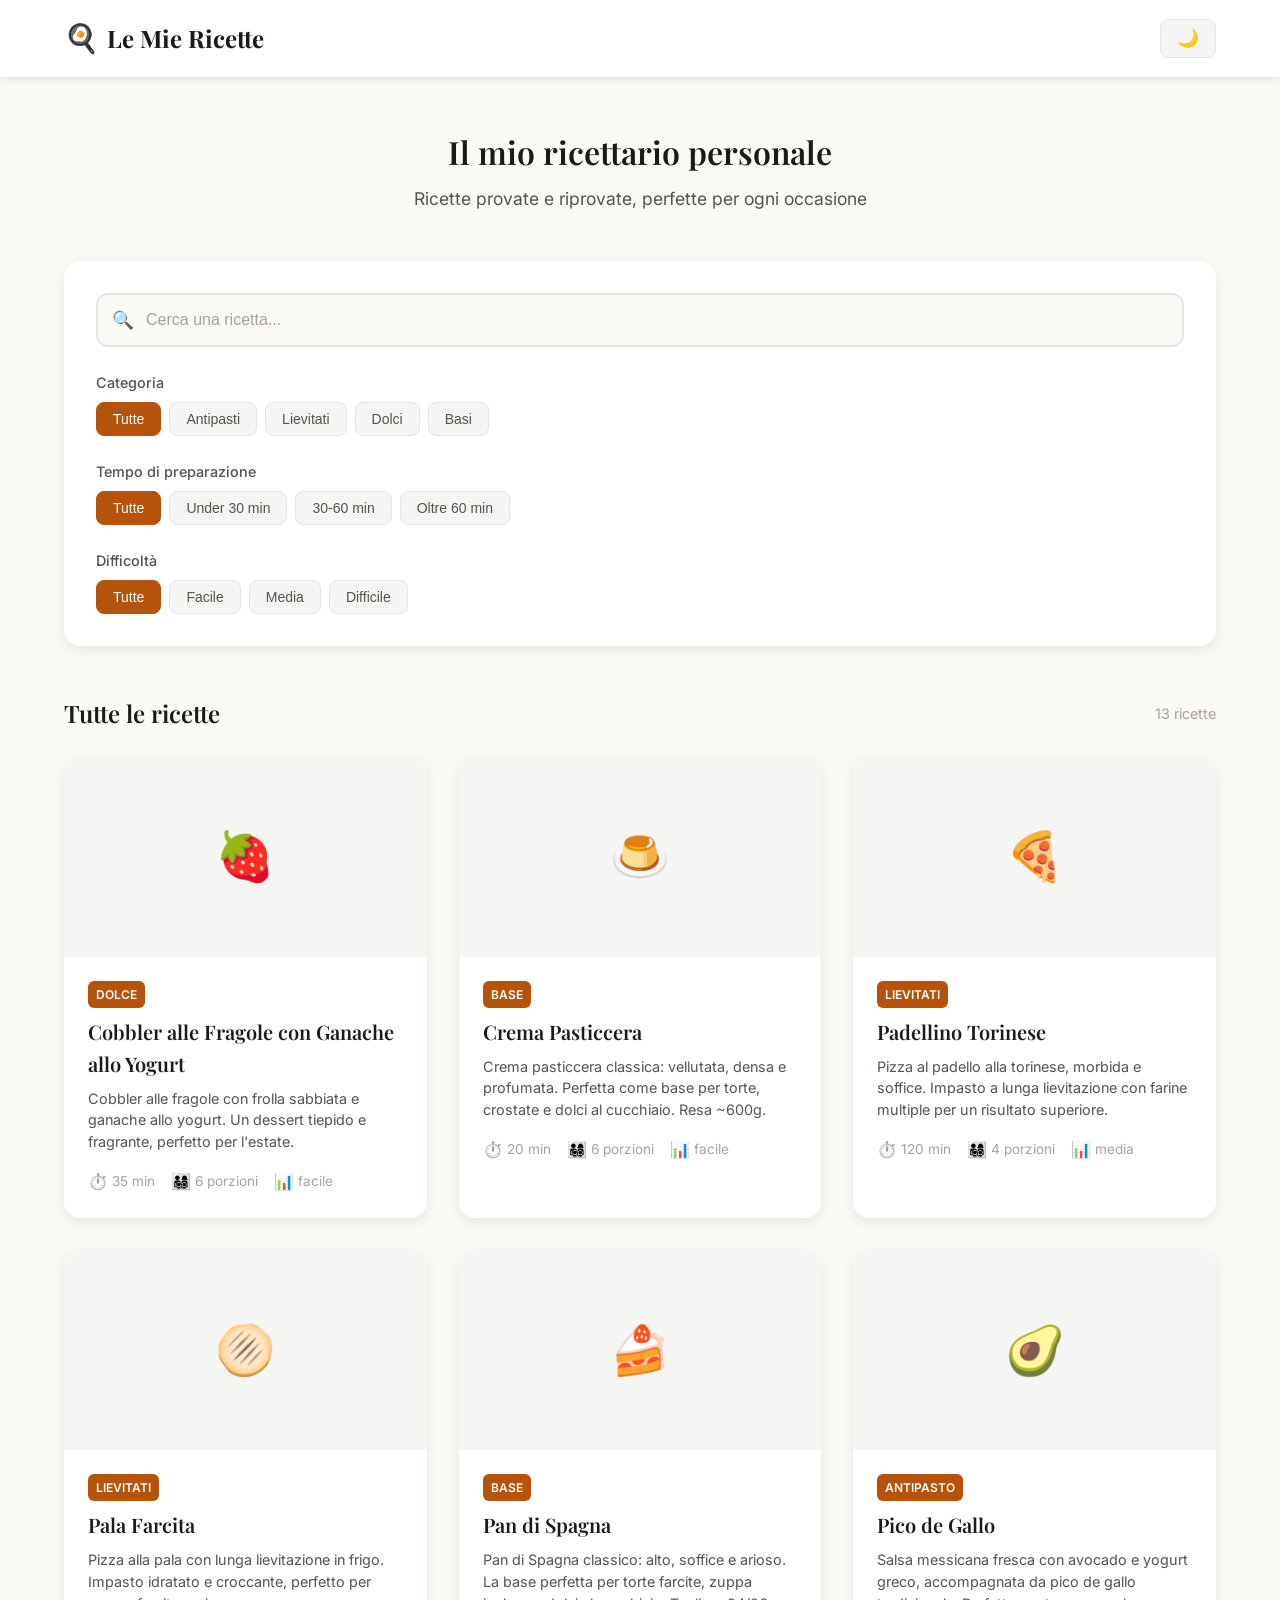
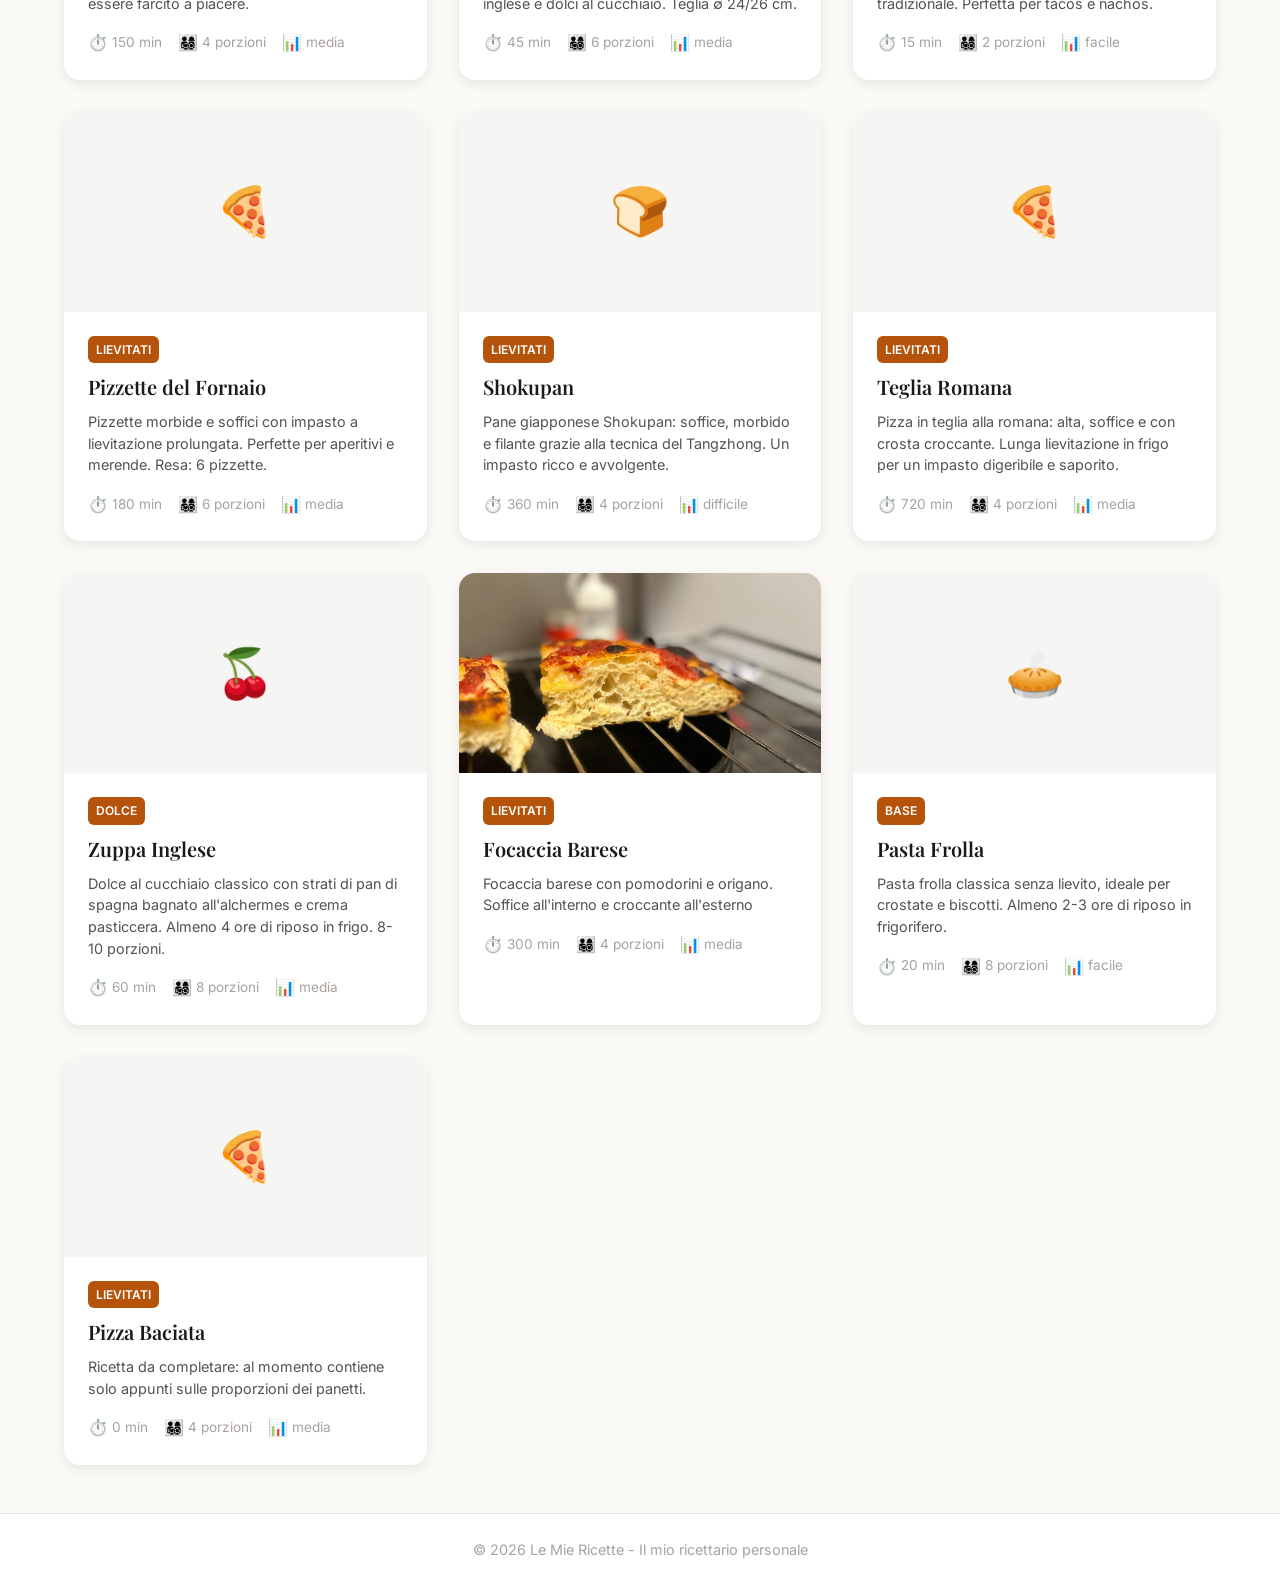
<file: index.html>
<!DOCTYPE html>
<html lang="it">
<head>
    <meta charset="UTF-8">
    <meta name="viewport" content="width=device-width, initial-scale=1.0">
    <title>Le Mie Ricette - Il Mio Ricettario Personale</title>
    <meta name="description" content="Collezione personale di ricette preferite. Cerca e scopri le migliori ricette per ogni occasione.">
    <link rel="stylesheet" href="css/styles.css">
    <link rel="preconnect" href="https://fonts.googleapis.com">
    <link rel="preconnect" href="https://fonts.gstatic.com" crossorigin>
    <link href="https://fonts.googleapis.com/css2?family=Playfair+Display:wght@400;600;700&family=Inter:wght@300;400;500;600&display=swap" rel="stylesheet">
</head>
<body>
    <header class="header">
        <div class="container">
            <div class="header-content">
                <div class="logo">
                    <span class="logo-icon">🍳</span>
                    <h1>Le Mie Ricette</h1>
                </div>
                <button class="theme-toggle" id="themeToggle" aria-label="Cambia tema">
                    <span class="theme-icon">🌙</span>
                </button>
            </div>
        </div>
    </header>

    <main class="main">
        <div class="container">
            <section class="hero">
                <h2>Il mio ricettario personale</h2>
                <p>Ricette provate e riprovate, perfette per ogni occasione</p>
            </section>

            <section class="filters-section">
                <div class="search-box">
                    <input type="text" id="searchInput" placeholder="Cerca una ricetta..." aria-label="Cerca ricetta">
                    <span class="search-icon">🔍</span>
                </div>

                <div class="filters">
                    <div class="filter-group">
                        <label>Categoria</label>
                        <div class="filter-buttons" id="categoryFilters">
                            <button class="filter-btn active" data-category="tutte">Tutte</button>
                            <button class="filter-btn" data-category="antipasto">Antipasti</button>
                            <button class="filter-btn" data-category="lievitati">Lievitati</button>
                            <button class="filter-btn" data-category="dolce">Dolci</button>
                            <button class="filter-btn" data-category="basi">Basi</button>
                        </div>
                    </div>

                    <div class="filter-group">
                        <label>Tempo di preparazione</label>
                        <div class="filter-buttons" id="timeFilters">
                            <button class="filter-btn active" data-time="tutte">Tutte</button>
                            <button class="filter-btn" data-time="30">Under 30 min</button>
                            <button class="filter-btn" data-time="60">30-60 min</button>
                            <button class="filter-btn" data-time="61">Oltre 60 min</button>
                        </div>
                    </div>

                    <div class="filter-group">
                        <label>Difficoltà</label>
                        <div class="filter-buttons" id="difficultyFilters">
                            <button class="filter-btn active" data-difficulty="tutte">Tutte</button>
                            <button class="filter-btn" data-difficulty="facile">Facile</button>
                            <button class="filter-btn" data-difficulty="media">Media</button>
                            <button class="filter-btn" data-difficulty="difficile">Difficile</button>
                        </div>
                    </div>
                </div>
            </section>

            <section class="recipes-section">
                <div class="recipes-header">
                    <h3 id="recipesTitle">Tutte le ricette</h3>
                    <span class="recipes-count" id="recipesCount"></span>
                </div>
                <div class="recipes-grid" id="recipesGrid">
                    <!-- Le ricette verranno caricate da JavaScript -->
                </div>
                <div class="no-results" id="noResults" style="display: none;">
                    <span class="no-results-icon">🍽️</span>
                    <p>Nessuna ricetta trovata con i filtri selezionati</p>
                    <button class="btn-reset" id="resetFilters">Resetta filtri</button>
                </div>
            </section>
        </div>
    </main>

    <footer class="footer">
        <div class="container">
            <p>&copy; 2026 Le Mie Ricette - Il mio ricettario personale</p>
        </div>
    </footer>

    <script src="js/recipes.js"></script>
    <script src="js/app.js"></script>
</body>
</html>
</file>
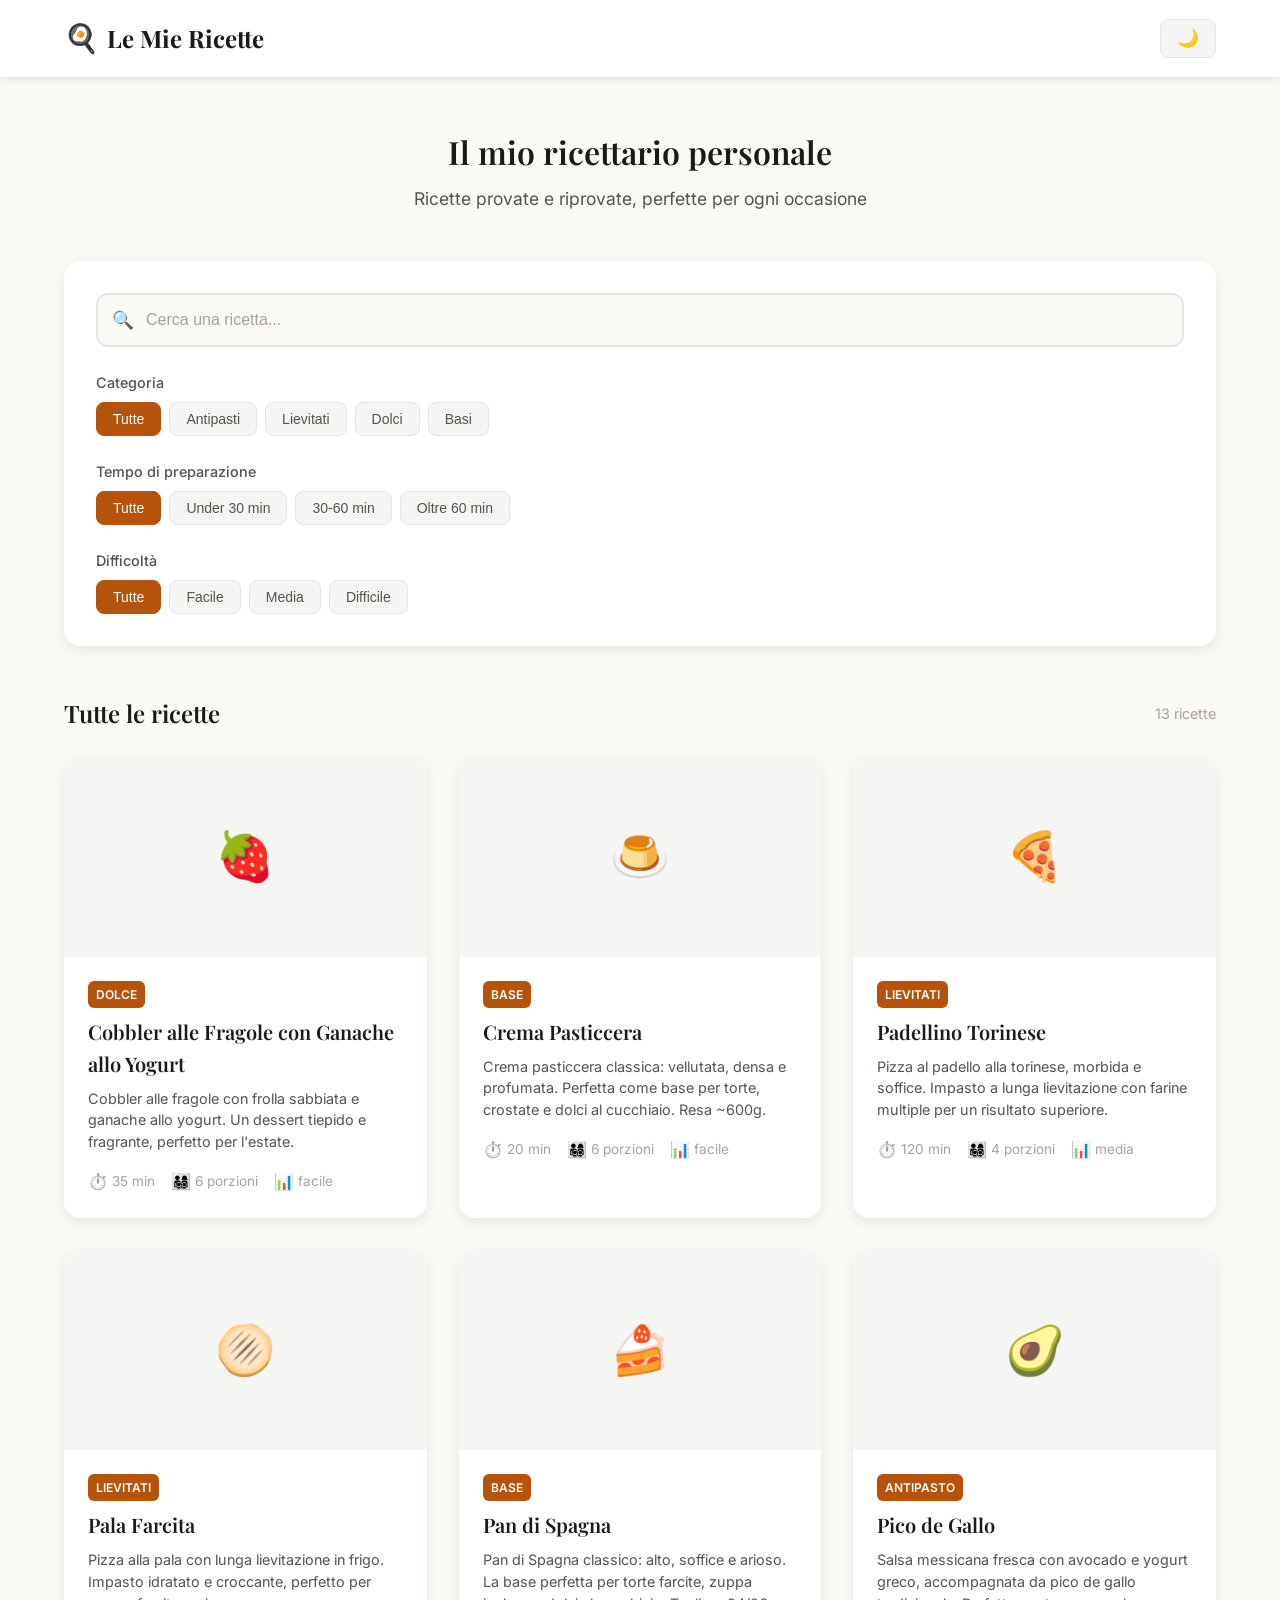
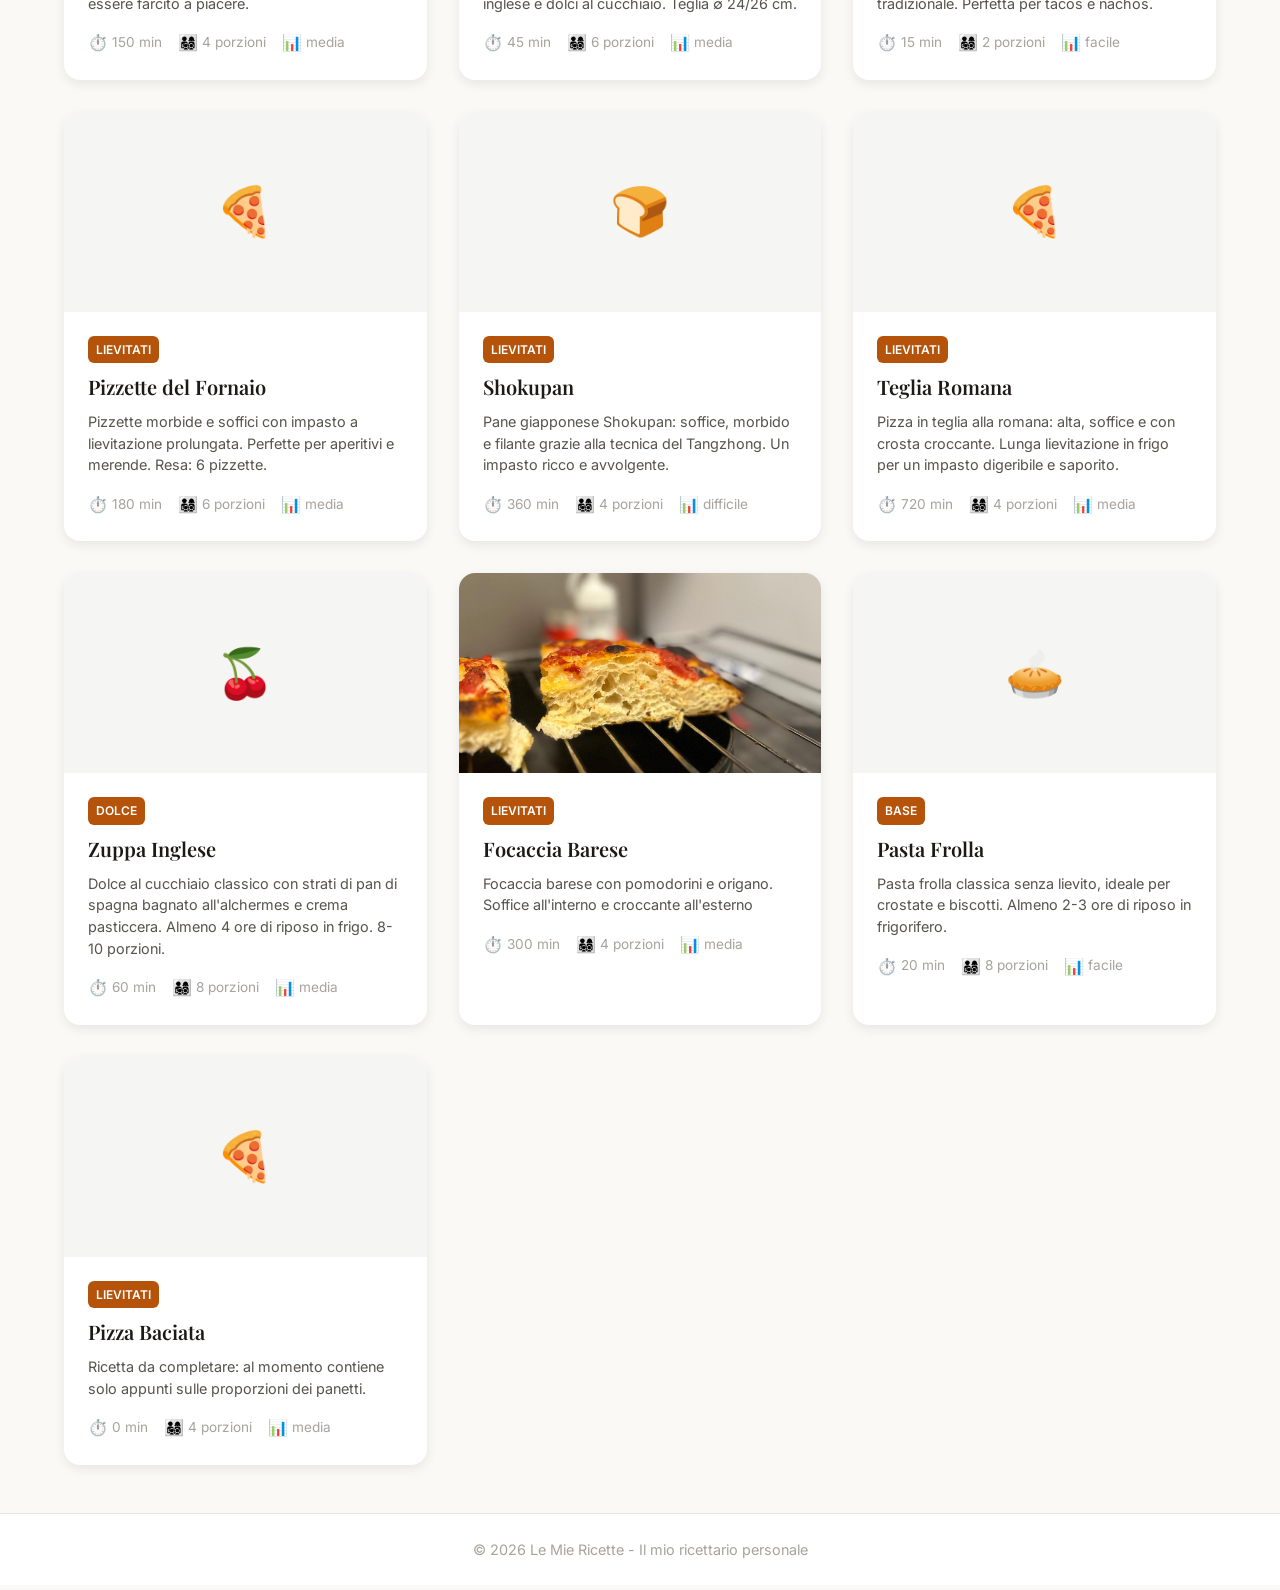
<file: recipes/index.html>
<!DOCTYPE html>
<html lang="it">
<head>
    <meta charset="UTF-8">
    <meta name="viewport" content="width=device-width, initial-scale=1.0">
    <meta http-equiv="refresh" content="0; url=../index.html">
    <title>Reindirizzamento...</title>
</head>
<body>
    <p>Reindirizzamento alla pagina principale...</p>
</body>
</html>
</file>
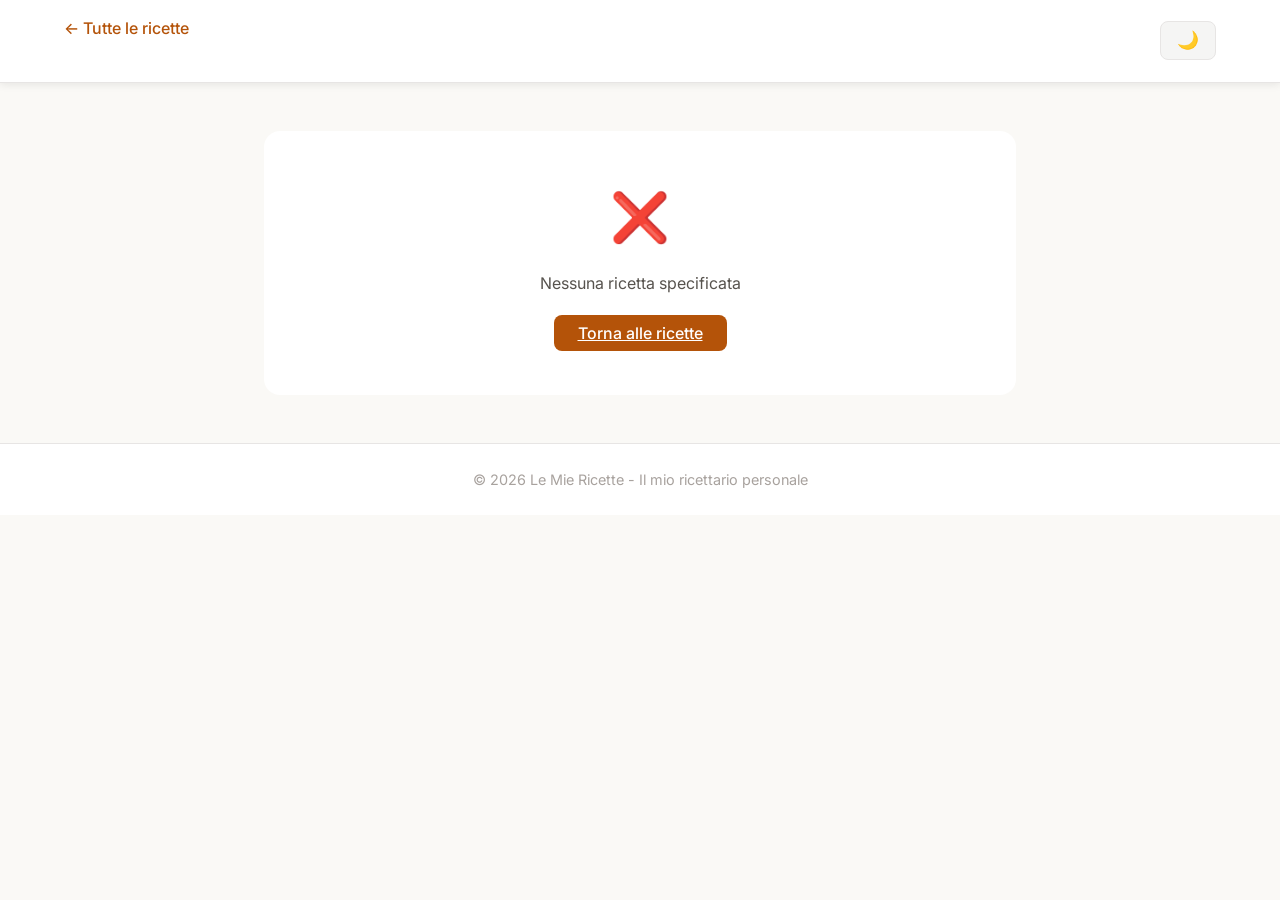
<file: recipes/recipe.html>
<!DOCTYPE html>
<html lang="it">
<head>
    <meta charset="UTF-8">
    <meta name="viewport" content="width=device-width, initial-scale=1.0">
    <base href="../">
    <title>Ricetta - Le Mie Ricette</title>
    <meta name="description" content="">
    <link rel="stylesheet" href="css/styles.css">
    <link rel="preconnect" href="https://fonts.googleapis.com">
    <link rel="preconnect" href="https://fonts.gstatic.com" crossorigin>
    <link href="https://fonts.googleapis.com/css2?family=Playfair+Display:wght@400;600;700&family=Inter:wght@300;400;500;600&display=swap" rel="stylesheet">
</head>
<body>
    <header class="header">
        <div class="container">
            <div class="header-content">
                <div class="logo">
                    <a href="index.html" class="recipe-page-back">
                        <span>←</span> Tutte le ricette
                    </a>
                </div>
                <button class="theme-toggle" id="themeToggle" aria-label="Cambia tema">
                    <span class="theme-icon">🌙</span>
                </button>
            </div>
        </div>
    </header>

    <main class="main">
        <div class="recipe-page" id="recipePage">
            <!-- Contenuto caricato da JavaScript -->
        </div>
    </main>

    <footer class="footer">
        <div class="container">
            <p>&copy; 2026 Le Mie Ricette - Il mio ricettario personale</p>
        </div>
    </footer>

    <script src="js/recipes.js"></script>
    <script>
        // === Get Recipe ID from URL ===
        const urlParams = new URLSearchParams(window.location.search);
        const recipeId = parseInt(urlParams.get('id'));
        
        // === DOM Elements ===
        const recipePage = document.getElementById('recipePage');
        const themeToggle = document.getElementById('themeToggle');
        
        // === Theme Toggle ===
        function initTheme() {
            const savedTheme = localStorage.getItem('theme') || 'light';
            document.documentElement.setAttribute('data-theme', savedTheme);
            updateThemeIcon(savedTheme);
        }
        
        function toggleTheme() {
            const currentTheme = document.documentElement.getAttribute('data-theme');
            const newTheme = currentTheme === 'dark' ? 'light' : 'dark';
            document.documentElement.setAttribute('data-theme', newTheme);
            localStorage.setItem('theme', newTheme);
            updateThemeIcon(newTheme);
        }
        
        function updateThemeIcon(theme) {
            const themeIcon = themeToggle.querySelector('.theme-icon');
            themeIcon.textContent = theme === 'dark' ? '☀️' : '🌙';
        }
        
        // === Load Recipe ===
        function loadRecipe() {
            if (!recipeId) {
                recipePage.innerHTML = `
                    <div class="no-results">
                        <span class="no-results-icon">❌</span>
                        <p>Nessuna ricetta specificata</p>
                        <a href="index.html" class="btn-reset">Torna alle ricette</a>
                    </div>
                `;
                return;
            }
            
            const recipe = recipes.find(r => r.id === recipeId);
            
            if (!recipe) {
                recipePage.innerHTML = `
                    <div class="no-results">
                        <span class="no-results-icon">❌</span>
                        <p>Ricetta non trovata</p>
                        <a href="index.html" class="btn-reset">Torna alle ricette</a>
                    </div>
                `;
                return;
            }
            
            // Update page title
            document.title = `${recipe.title} - Le Mie Ricette`;
            document.querySelector('meta[name="description"]').content = recipe.description;
            
            // Render recipe
            recipePage.innerHTML = `
                <div class="recipe-page-header">
                    <a href="index.html" class="recipe-page-back">
                        <span>←</span> Tutte le ricette
                    </a>
                    <h1 class="recipe-page-title">${recipe.title}</h1>
                    <div class="recipe-page-meta">
                        <span class="recipe-meta-item">
                            <span>⏱️</span> ${recipe.time} minuti
                        </span>
                        <span class="recipe-meta-item">
                            <span>👨‍👩‍👧‍👦</span> ${recipe.servings} porzioni
                        </span>
                        <span class="recipe-meta-item">
                            <span>📊</span> ${recipe.difficulty.charAt(0).toUpperCase() + recipe.difficulty.slice(1)}
                        </span>
                        <span class="recipe-meta-item">
                            <span>🏷️</span> ${recipe.category.charAt(0).toUpperCase() + recipe.category.slice(1)}
                        </span>
                    </div>
                </div>
                
                <div class="recipe-page-image">${/\.(jpg|jpeg|png|webp|gif|svg)$/i.test(recipe.image) ? `<img src="${recipe.image.replace(/^\.\.\/?/, '')}" alt="${recipe.title}">` : recipe.image}</div>
                
                <div class="recipe-page-section">
                    <h3>Ingredienti</h3>
                    <ul class="ingredients-list">
                        ${recipe.ingredients.map(ing => `<li>${ing}</li>`).join('')}
                    </ul>
                </div>
                
                <div class="recipe-page-section">
                    <h3>Procedimento</h3>
                    <ol class="instructions-list">
                        ${recipe.instructions.map(step => `<li>${step}</li>`).join('')}
                    </ol>
                </div>
                
                ${recipe.notes && recipe.notes.length > 0 ? `
                    <div class="recipe-page-section">
                        <h3>Note e Varianti</h3>
                        <div class="notes-list">
                            ${recipe.notes.map(note => `<p class="note-item">${note.replace(/\*\*(.*?)\*\*/g, '<strong>$1</strong>')}</p>`).join('')}
                        </div>
                    </div>
                ` : ''}
                
                ${recipe.tags.length > 0 ? `
                    <div class="recipe-page-section">
                        <h3>Tags</h3>
                        <div class="filter-buttons">
                            ${recipe.tags.map(tag => `<span class="filter-btn">${tag}</span>`).join('')}
                        </div>
                    </div>
                ` : ''}
            `;
        }
        
        // === Event Listeners ===
        themeToggle.addEventListener('click', toggleTheme);
        
        // === Initialize ===
        document.addEventListener('DOMContentLoaded', () => {
            initTheme();
            loadRecipe();
        });
    </script>
</body>
</html>
</file>
<file: css/styles.css>
/* === CSS Variables === */
:root {
    /* Colors - Light Theme */
    --bg-primary: #faf9f6;
    --bg-secondary: #ffffff;
    --bg-tertiary: #f5f5f4;
    --text-primary: #1c1917;
    --text-secondary: #57534e;
    --text-muted: #a8a29e;
    --accent: #b45309;
    --accent-hover: #92400e;
    --border: #e7e5e4;
    --shadow: rgba(0, 0, 0, 0.08);
    --shadow-hover: rgba(0, 0, 0, 0.12);
    
    /* Spacing */
    --spacing-xs: 0.25rem;
    --spacing-sm: 0.5rem;
    --spacing-md: 1rem;
    --spacing-lg: 1.5rem;
    --spacing-xl: 2rem;
    --spacing-2xl: 3rem;
    
    /* Border Radius */
    --radius-sm: 0.375rem;
    --radius-md: 0.5rem;
    --radius-lg: 0.75rem;
    --radius-xl: 1rem;
    
    /* Transitions */
    --transition: all 0.2s ease;
}

[data-theme="dark"] {
    --bg-primary: #1c1917;
    --bg-secondary: #292524;
    --bg-tertiary: #44403c;
    --text-primary: #fafaf9;
    --text-secondary: #d6d3d1;
    --text-muted: #78716c;
    --accent: #f59e0b;
    --accent-hover: #fbbf24;
    --border: #44403c;
    --shadow: rgba(0, 0, 0, 0.3);
    --shadow-hover: rgba(0, 0, 0, 0.4);
}

/* === Reset & Base === */
* {
    margin: 0;
    padding: 0;
    box-sizing: border-box;
}

html {
    scroll-behavior: smooth;
}

body {
    font-family: 'Inter', -apple-system, BlinkMacSystemFont, sans-serif;
    background-color: var(--bg-primary);
    color: var(--text-primary);
    line-height: 1.6;
    transition: var(--transition);
}

/* === Container === */
.container {
    max-width: 1200px;
    margin: 0 auto;
    padding: 0 var(--spacing-lg);
}

/* === Header === */
.header {
    background-color: var(--bg-secondary);
    border-bottom: 1px solid var(--border);
    position: sticky;
    top: 0;
    z-index: 100;
    box-shadow: 0 2px 8px var(--shadow);
}

.header-content {
    display: flex;
    justify-content: space-between;
    align-items: center;
    padding: var(--spacing-md) 0;
}

.logo {
    display: flex;
    align-items: center;
    gap: var(--spacing-sm);
}

.logo-icon {
    font-size: 1.75rem;
}

.logo h1 {
    font-family: 'Playfair Display', serif;
    font-size: 1.5rem;
    font-weight: 700;
    color: var(--text-primary);
}

.theme-toggle {
    background: var(--bg-tertiary);
    border: 1px solid var(--border);
    border-radius: var(--radius-md);
    padding: var(--spacing-sm) var(--spacing-md);
    cursor: pointer;
    transition: var(--transition);
    display: flex;
    align-items: center;
    gap: var(--spacing-xs);
}

.theme-toggle:hover {
    background: var(--border);
}

.theme-icon {
    font-size: 1.1rem;
}

/* === Hero Section === */
.hero {
    text-align: center;
    padding: var(--spacing-2xl) 0;
}

.hero h2 {
    font-family: 'Playfair Display', serif;
    font-size: 2rem;
    font-weight: 600;
    margin-bottom: var(--spacing-sm);
    color: var(--text-primary);
}

.hero p {
    color: var(--text-secondary);
    font-size: 1.1rem;
}

/* === Filters Section === */
.filters-section {
    background: var(--bg-secondary);
    border-radius: var(--radius-xl);
    padding: var(--spacing-xl);
    margin-bottom: var(--spacing-2xl);
    box-shadow: 0 4px 12px var(--shadow);
}

.search-box {
    position: relative;
    margin-bottom: var(--spacing-lg);
}

.search-box input {
    width: 100%;
    padding: var(--spacing-md) var(--spacing-lg);
    padding-left: 3rem;
    font-size: 1rem;
    border: 2px solid var(--border);
    border-radius: var(--radius-lg);
    background: var(--bg-primary);
    color: var(--text-primary);
    transition: var(--transition);
}

.search-box input:focus {
    outline: none;
    border-color: var(--accent);
}

.search-box input::placeholder {
    color: var(--text-muted);
}

.search-icon {
    position: absolute;
    left: var(--spacing-md);
    top: 50%;
    transform: translateY(-50%);
    font-size: 1.1rem;
}

.filters {
    display: flex;
    flex-direction: column;
    gap: var(--spacing-lg);
}

.filter-group label {
    display: block;
    font-weight: 500;
    margin-bottom: var(--spacing-sm);
    color: var(--text-secondary);
    font-size: 0.9rem;
}

.filter-buttons {
    display: flex;
    flex-wrap: wrap;
    gap: var(--spacing-sm);
}

.filter-btn {
    padding: var(--spacing-sm) var(--spacing-md);
    font-size: 0.875rem;
    font-weight: 500;
    background: var(--bg-tertiary);
    border: 1px solid var(--border);
    border-radius: var(--radius-md);
    color: var(--text-secondary);
    cursor: pointer;
    transition: var(--transition);
}

.filter-btn:hover {
    background: var(--border);
    color: var(--text-primary);
}

.filter-btn.active {
    background: var(--accent);
    border-color: var(--accent);
    color: white;
}

/* === Recipes Section === */
.recipes-section {
    margin-bottom: var(--spacing-2xl);
}

.recipes-header {
    display: flex;
    justify-content: space-between;
    align-items: center;
    margin-bottom: var(--spacing-lg);
}

.recipes-header h3 {
    font-family: 'Playfair Display', serif;
    font-size: 1.5rem;
    font-weight: 600;
}

.recipes-count {
    color: var(--text-muted);
    font-size: 0.9rem;
}

.recipes-grid {
    display: grid;
    grid-template-columns: repeat(auto-fill, minmax(300px, 1fr));
    gap: var(--spacing-xl);
}

/* === Recipe Card === */
.recipe-card {
    background: var(--bg-secondary);
    border-radius: var(--radius-xl);
    overflow: hidden;
    box-shadow: 0 4px 12px var(--shadow);
    transition: var(--transition);
    cursor: pointer;
}

.recipe-card:hover {
    transform: translateY(-4px);
    box-shadow: 0 8px 24px var(--shadow-hover);
}

.recipe-card-image {
    width: 100%;
    height: 200px;
    object-fit: cover;
    background: var(--bg-tertiary);
    display: flex;
    align-items: center;
    justify-content: center;
    font-size: 3rem;
    overflow: hidden;
}

.recipe-card-image img {
    width: 100%;
    height: 100%;
    object-fit: cover;
}

.recipe-card-content {
    padding: var(--spacing-lg);
}

.recipe-card-category {
    display: inline-block;
    padding: var(--spacing-xs) var(--spacing-sm);
    background: var(--accent);
    color: white;
    font-size: 0.75rem;
    font-weight: 600;
    text-transform: uppercase;
    border-radius: var(--radius-sm);
    margin-bottom: var(--spacing-sm);
}

.recipe-card-title {
    font-family: 'Playfair Display', serif;
    font-size: 1.25rem;
    font-weight: 600;
    margin-bottom: var(--spacing-sm);
    color: var(--text-primary);
}

.recipe-card-description {
    color: var(--text-secondary);
    font-size: 0.9rem;
    margin-bottom: var(--spacing-md);
    line-height: 1.5;
}

.recipe-card-meta {
    display: flex;
    gap: var(--spacing-md);
    flex-wrap: wrap;
}

.recipe-meta-item {
    display: flex;
    align-items: center;
    gap: var(--spacing-xs);
    font-size: 0.85rem;
    color: var(--text-muted);
}

.recipe-meta-item span {
    font-size: 1rem;
}

/* === No Results === */
.no-results {
    text-align: center;
    padding: var(--spacing-2xl);
    background: var(--bg-secondary);
    border-radius: var(--radius-xl);
}

.no-results-icon {
    font-size: 3rem;
    display: block;
    margin-bottom: var(--spacing-md);
}

.no-results p {
    color: var(--text-secondary);
    margin-bottom: var(--spacing-lg);
}

.btn-reset {
    padding: var(--spacing-sm) var(--spacing-lg);
    background: var(--accent);
    color: white;
    border: none;
    border-radius: var(--radius-md);
    font-weight: 500;
    cursor: pointer;
    transition: var(--transition);
}

.btn-reset:hover {
    background: var(--accent-hover);
}

/* === Notes === */
.notes-list {
    background: var(--bg-tertiary);
    border-radius: var(--radius-lg);
    padding: var(--spacing-lg);
}

.note-item {
    margin-bottom: var(--spacing-md);
    line-height: 1.7;
    color: var(--text-secondary);
    padding-bottom: var(--spacing-md);
    border-bottom: 1px solid var(--border);
}

.note-item:last-child {
    margin-bottom: 0;
    padding-bottom: 0;
    border-bottom: none;
}

.note-item strong {
    color: var(--text-primary);
}

/* === Footer === */
.footer {
    background: var(--bg-secondary);
    border-top: 1px solid var(--border);
    padding: var(--spacing-lg) 0;
    text-align: center;
}

.footer p {
    color: var(--text-muted);
    font-size: 0.9rem;
}

/* === Single Recipe Page === */
.recipe-page {
    max-width: 800px;
    margin: 0 auto;
    padding: var(--spacing-2xl) var(--spacing-lg);
}

.recipe-page-header {
    margin-bottom: var(--spacing-2xl);
}

.recipe-page-back {
    display: inline-flex;
    align-items: center;
    gap: var(--spacing-xs);
    color: var(--accent);
    text-decoration: none;
    font-weight: 500;
    margin-bottom: var(--spacing-lg);
    transition: var(--transition);
}

.recipe-page-back:hover {
    color: var(--accent-hover);
}

.recipe-page-title {
    font-family: 'Playfair Display', serif;
    font-size: 2.5rem;
    font-weight: 700;
    margin-bottom: var(--spacing-md);
}

.recipe-page-meta {
    display: flex;
    gap: var(--spacing-lg);
    flex-wrap: wrap;
    padding: var(--spacing-lg);
    background: var(--bg-secondary);
    border-radius: var(--radius-lg);
    box-shadow: 0 2px 8px var(--shadow);
}

.recipe-page-image {
    width: 100%;
    height: 400px;
    object-fit: cover;
    border-radius: var(--radius-xl);
    margin-bottom: var(--spacing-2xl);
    background: var(--bg-tertiary);
    display: flex;
    align-items: center;
    justify-content: center;
    font-size: 5rem;
    overflow: hidden;
}

.recipe-page-image img {
    width: 100%;
    height: 100%;
    object-fit: cover;
    border-radius: var(--radius-xl);
}
}

.recipe-page-section {
    margin-bottom: var(--spacing-2xl);
}

.recipe-page-section h3 {
    font-family: 'Playfair Display', serif;
    font-size: 1.5rem;
    font-weight: 600;
    margin-bottom: var(--spacing-lg);
    padding-bottom: var(--spacing-sm);
    border-bottom: 2px solid var(--accent);
}

.ingredients-list {
    list-style: none;
}

.ingredients-list li {
    padding: var(--spacing-sm) 0;
    border-bottom: 1px solid var(--border);
    display: flex;
    align-items: center;
    gap: var(--spacing-sm);
}

.ingredients-list li::before {
    content: "•";
    color: var(--accent);
    font-weight: bold;
    font-size: 1.2rem;
}

.instructions-list {
    list-style: none;
    counter-reset: step;
}

.instructions-list li {
    counter-increment: step;
    padding: var(--spacing-md) 0;
    padding-left: 3rem;
    position: relative;
    border-bottom: 1px solid var(--border);
}

.instructions-list li::before {
    content: counter(step);
    position: absolute;
    left: 0;
    width: 2rem;
    height: 2rem;
    background: var(--accent);
    color: white;
    border-radius: 50%;
    display: flex;
    align-items: center;
    justify-content: center;
    font-weight: 600;
    font-size: 0.9rem;
}

/* === Responsive Design === */
@media (max-width: 768px) {
    .container {
        padding: 0 var(--spacing-md);
    }
    
    .hero h2 {
        font-size: 1.5rem;
    }
    
    .hero p {
        font-size: 1rem;
    }
    
    .filters-section {
        padding: var(--spacing-lg);
    }
    
    .recipes-grid {
        grid-template-columns: 1fr;
        gap: var(--spacing-lg);
    }
    
    .filter-buttons {
        overflow-x: auto;
        flex-wrap: nowrap;
        padding-bottom: var(--spacing-sm);
        -webkit-overflow-scrolling: touch;
    }
    
    .filter-btn {
        flex-shrink: 0;
    }
    
    .recipe-page-title {
        font-size: 1.75rem;
    }
    
    .recipe-page-meta {
        flex-direction: column;
        gap: var(--spacing-md);
    }
    
    .recipe-page-image {
        height: 250px;
    }
}

@media (max-width: 480px) {
    .logo h1 {
        font-size: 1.25rem;
    }
    
    .hero {
        padding: var(--spacing-lg) 0;
    }
    
    .recipes-header {
        flex-direction: column;
        align-items: flex-start;
        gap: var(--spacing-sm);
    }
}
</file>
